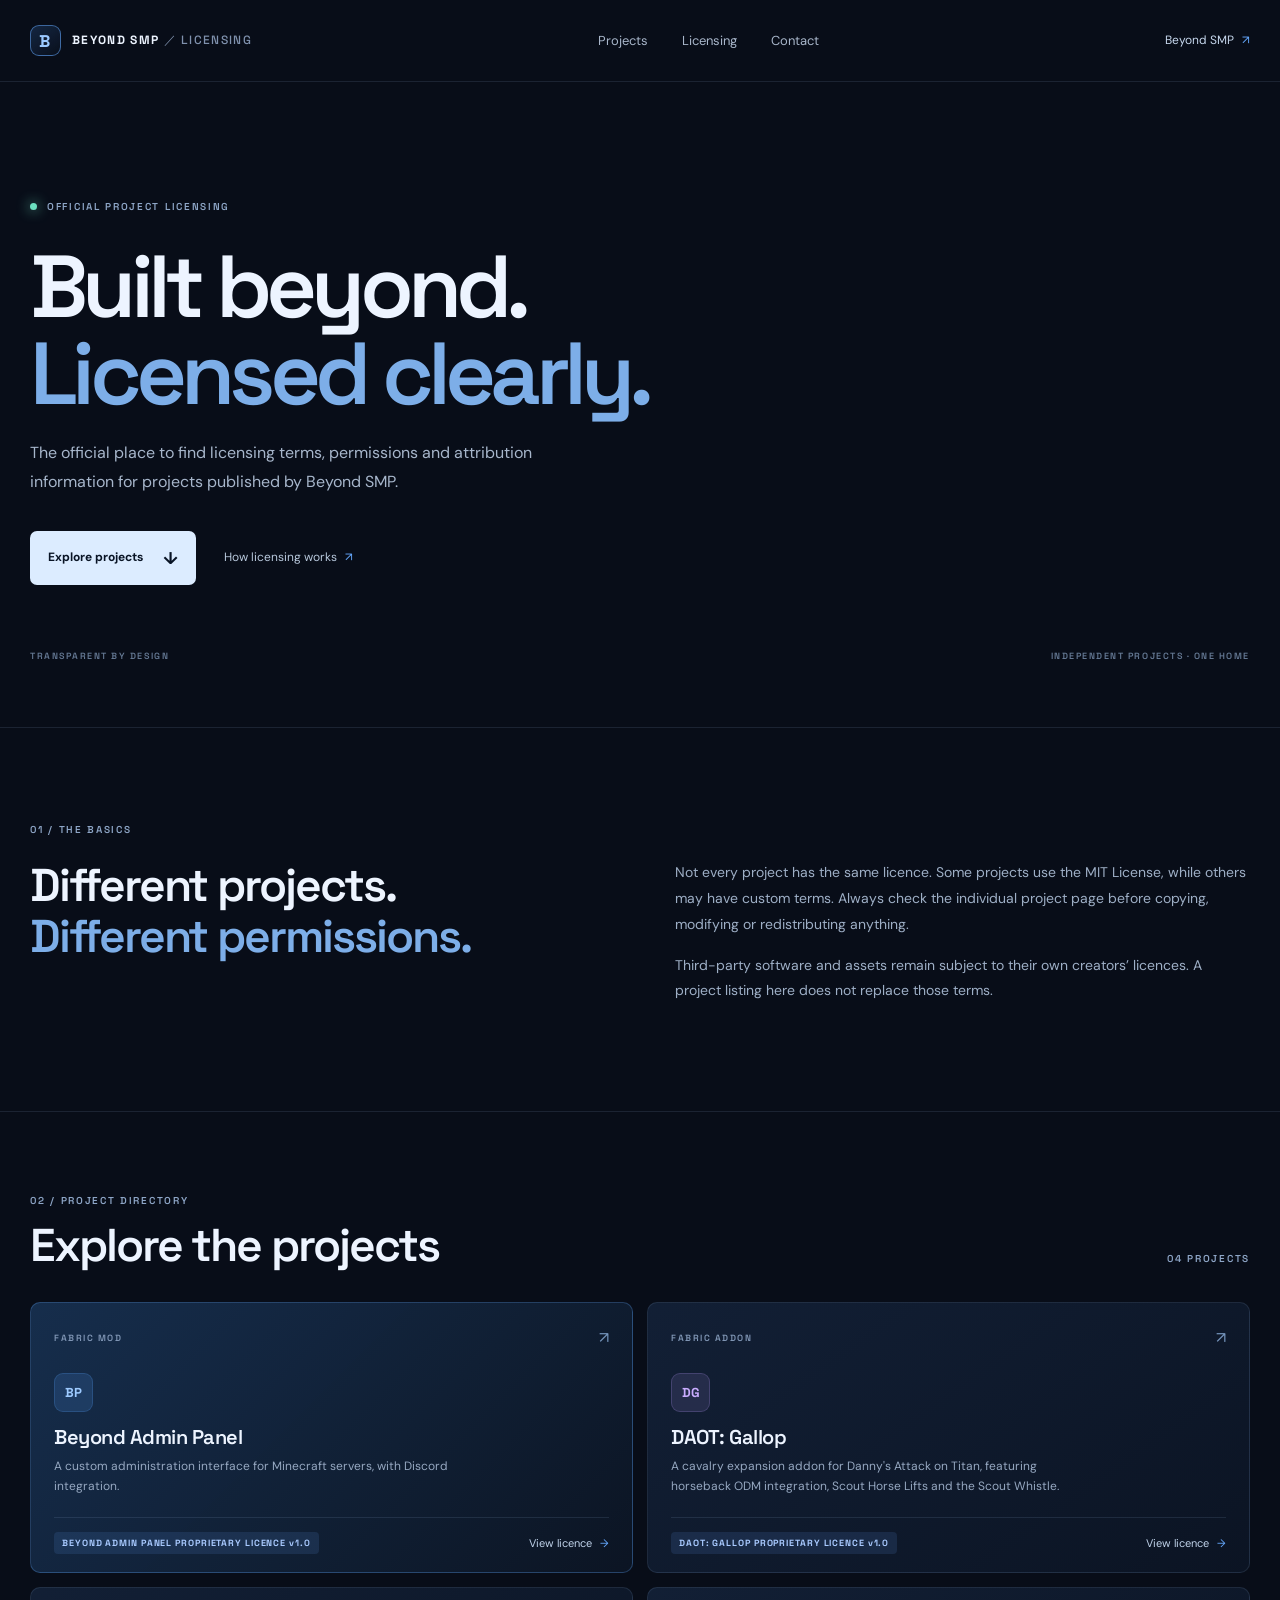
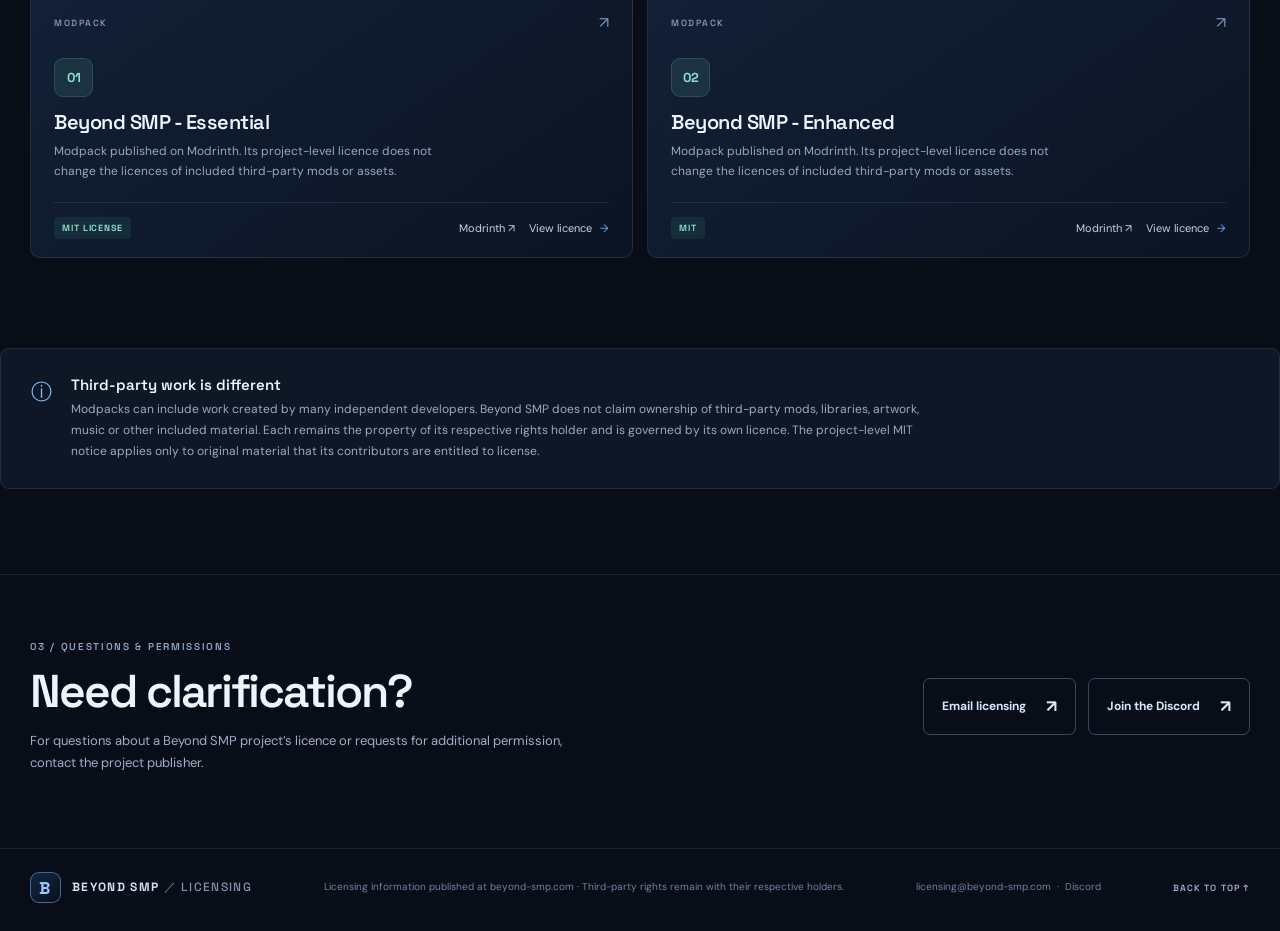
<file: index.html>
<!doctype html>
<html lang="en">
<head>
  <meta charset="utf-8">
  <meta name="viewport" content="width=device-width, initial-scale=1">
  <meta name="theme-color" content="#080d18">
  <meta name="description" content="Official licence texts and permissions for Beyond SMP projects.">
  <meta name="robots" content="index,follow">
  <title>Licensing | Beyond SMP</title>
  <link rel="icon" href="favicon.svg" type="image/svg+xml">
  <link rel="preconnect" href="https://fonts.googleapis.com">
  <link rel="preconnect" href="https://fonts.gstatic.com" crossorigin>
  <link href="https://fonts.googleapis.com/css2?family=DM+Sans:wght@400;500;600;700&family=Space+Grotesk:wght@400;500;600;700&display=swap" rel="stylesheet">
  <link rel="stylesheet" href="styles.css">
</head>
<body>
  <div class="ambient ambient-one"></div><div class="ambient ambient-two"></div>
  <header class="site-header">
    <a class="brand" href="#top" aria-label="Beyond SMP Licensing home">
      <span class="brand-mark">B</span><span>BEYOND SMP <i>／ LICENSING</i></span>
    </a>
    <nav aria-label="Main navigation">
      <a href="#projects">Projects</a><a href="#licensing">Licensing</a><a href="#contact">Contact</a>
    </nav>
    <a class="header-link" href="https://beyond-smp.com" target="_blank" rel="noreferrer">Beyond SMP <span>↗</span></a>
  </header>

  <main id="top">
    <section class="hero">
      <div class="eyebrow"><span class="pulse"></span> OFFICIAL PROJECT LICENSING</div>
      <h1>Built beyond.<br><span>Licensed clearly.</span></h1>
      <p class="hero-copy">The official place to find licensing terms, permissions and attribution information for projects published by Beyond SMP.</p>
      <div class="hero-actions"><a class="button button-primary" href="#projects">Explore projects <span>↓</span></a><a class="text-link" href="#licensing">How licensing works <span>↗</span></a></div>
      <div class="hero-foot"><span>TRANSPARENT BY DESIGN</span><span>INDEPENDENT PROJECTS · ONE HOME</span></div>
    </section>

    <section class="intro section" id="licensing">
      <div class="section-kicker">01 / THE BASICS</div>
      <div class="intro-grid">
        <div><h2>Different projects.<br><span>Different permissions.</span></h2></div>
        <div class="intro-text"><p>Not every project has the same licence. Some projects use the MIT License, while others may have custom terms. Always check the individual project page before copying, modifying or redistributing anything.</p><p>Third-party software and assets remain subject to their own creators’ licences. A project listing here does not replace those terms.</p></div>
      </div>
    </section>

    <section class="projects section" id="projects">
      <div class="section-heading"><div><div class="section-kicker">02 / PROJECT DIRECTORY</div><h2>Explore the projects</h2></div><span class="section-count">04 PROJECTS</span></div>
      <div class="project-grid">
        <article class="project-card project-featured"><div class="card-top"><span class="project-type">FABRIC MOD</span><span class="card-arrow">↗</span></div><div class="project-icon icon-panel">BP</div><h3>Beyond Admin Panel</h3><p>A custom administration interface for Minecraft servers, with Discord integration.</p><div class="card-bottom"><span class="license-pill custom-pill">BEYOND ADMIN PANEL PROPRIETARY LICENCE v1.0</span><a href="licenses/beyond-admin-panel.html">View licence <span>→</span></a></div></article>
        <article class="project-card"><div class="card-top"><span class="project-type">FABRIC ADDON</span><span class="card-arrow">↗</span></div><div class="project-icon icon-mod">DG</div><h3>DAOT: Gallop</h3><p>A cavalry expansion addon for Danny's Attack on Titan, featuring horseback ODM integration, Scout Horse Lifts and the Scout Whistle.</p><div class="card-bottom"><span class="license-pill custom-pill">DAOT: GALLOP PROPRIETARY LICENCE v1.0</span><a href="licenses/daot-gallop.html">View licence <span>→</span></a></div></article>
        <article class="project-card"><div class="card-top"><span class="project-type">MODPACK</span><span class="card-arrow">↗</span></div><div class="project-icon icon-pack">01</div><h3>Beyond SMP - Essential</h3><p>Modpack published on Modrinth. Its project-level licence does not change the licences of included third-party mods or assets.</p><div class="card-bottom"><span class="license-pill mit-pill">MIT LICENSE</span><span class="card-links"><a href="https://modrinth.com/project/3cPMEFls" target="_blank" rel="noopener noreferrer">Modrinth ↗</a><a href="licenses/mit.html">View licence <span>→</span></a></span></div></article>
        <article class="project-card"><div class="card-top"><span class="project-type">MODPACK</span><span class="card-arrow">↗</span></div><div class="project-icon icon-pack">02</div><h3>Beyond SMP - Enhanced</h3><p>Modpack published on Modrinth. Its project-level licence does not change the licences of included third-party mods or assets.</p><div class="card-bottom"><span class="license-pill mit-pill">MIT</span><span class="card-links"><a href="https://modrinth.com/project/Sr3T4kPq" target="_blank" rel="noopener noreferrer">Modrinth ↗</a><a href="licenses/mit.html">View licence <span>→</span></a></span></div></article>
      </div>
    </section>

    <section class="notice section">
      <div class="notice-symbol">ⓘ</div><div><h3>Third-party work is different</h3><p>Modpacks can include work created by many independent developers. Beyond SMP does not claim ownership of third-party mods, libraries, artwork, music or other included material. Each remains the property of its respective rights holder and is governed by its own licence. The project-level MIT notice applies only to original material that its contributors are entitled to license.</p></div>
    </section>

    <section class="contact section" id="contact">
      <div><div class="section-kicker">03 / QUESTIONS & PERMISSIONS</div><h2>Need clarification?</h2><p>For questions about a Beyond SMP project’s licence or requests for additional permission, contact the project publisher.</p></div>
      <div class="contact-links">
        <a class="button button-outline" href="mailto:licensing@beyond-smp.com">Email licensing <span>↗</span></a>
        <a class="button button-outline" href="https://discord.beyond-smp.com" target="_blank" rel="noopener noreferrer">Join the Discord <span>↗</span></a>
      </div>
    </section>
  </main>

  <footer class="site-footer"><a class="brand footer-brand" href="#top"><span class="brand-mark">B</span><span>BEYOND SMP <i>／ LICENSING</i></span></a><span>Licensing information published at beyond-smp.com · Third-party rights remain with their respective holders.</span><span class="footer-contact"><a href="mailto:licensing@beyond-smp.com">licensing@beyond-smp.com</a> · <a href="https://discord.beyond-smp.com" target="_blank" rel="noopener noreferrer">Discord</a></span><a href="#top">BACK TO TOP ↑</a></footer>
  <script src="script.js"></script>
</body>
</html>
</file>
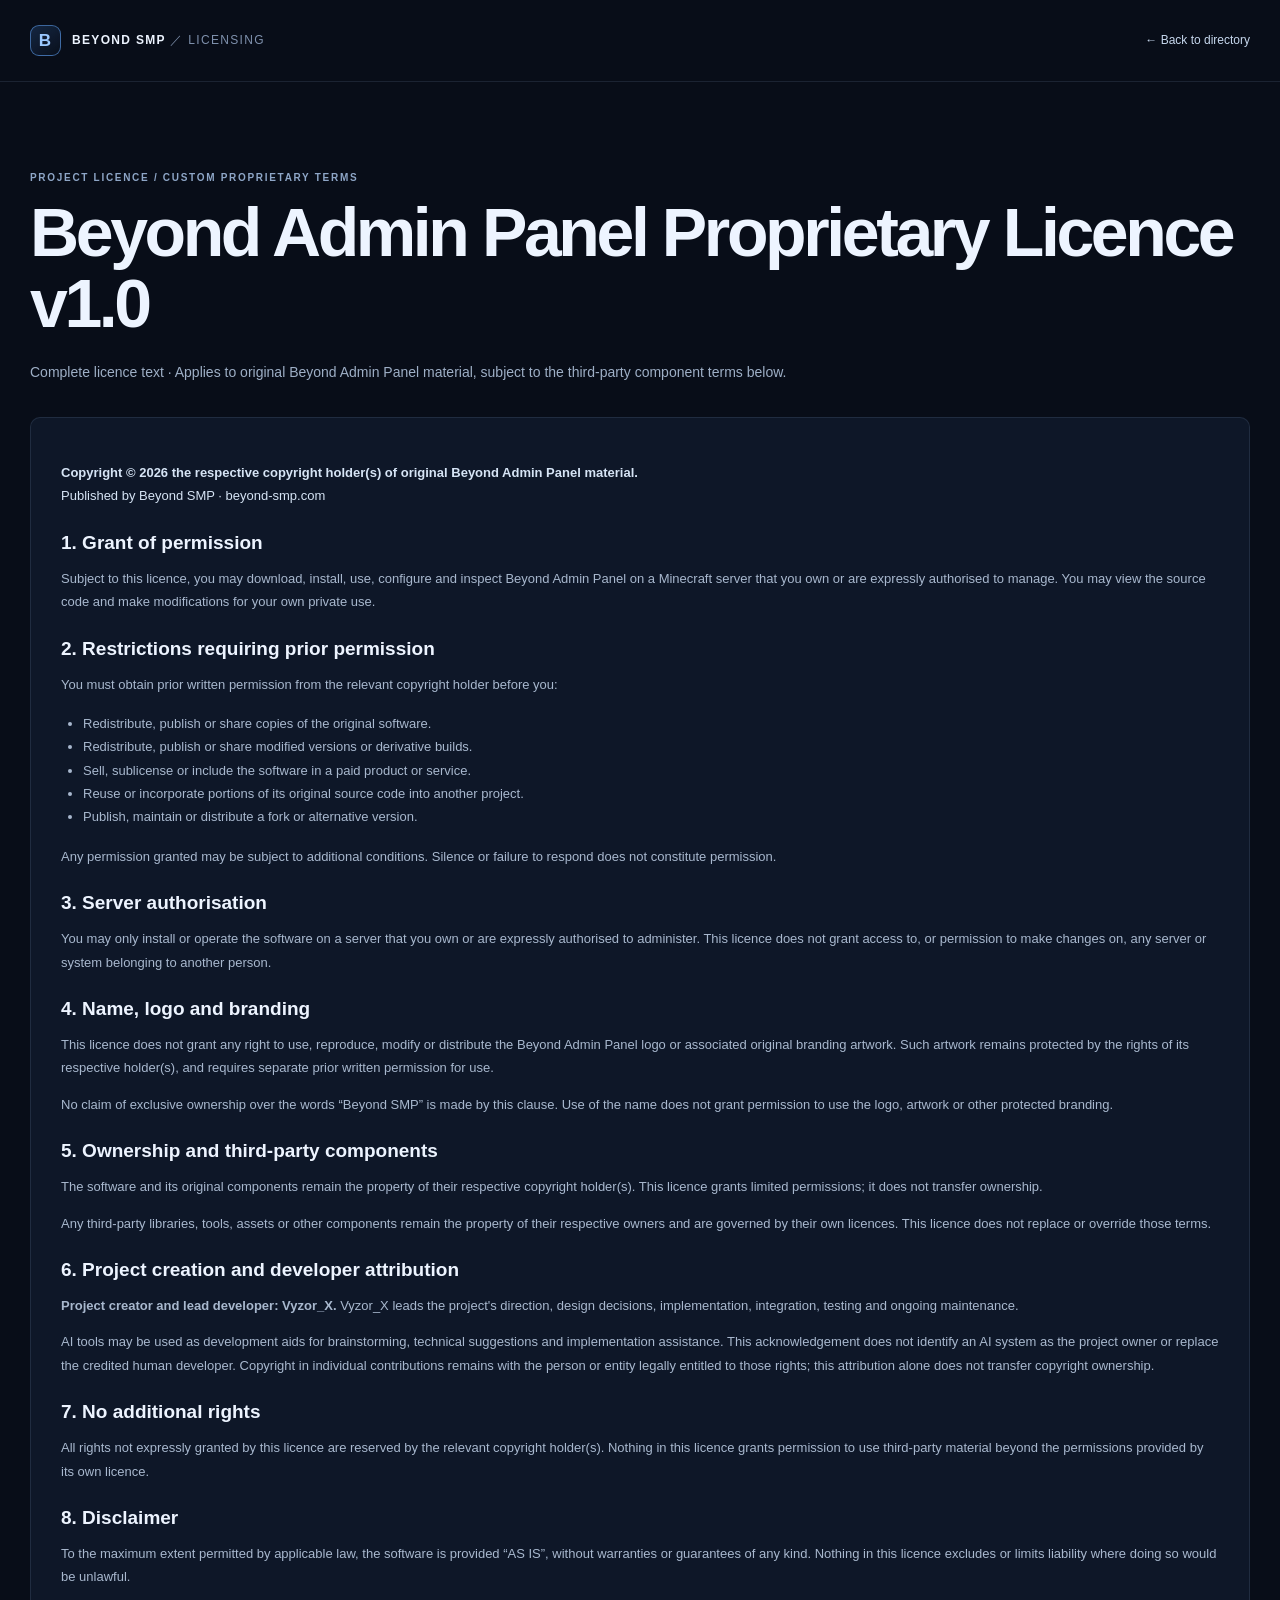
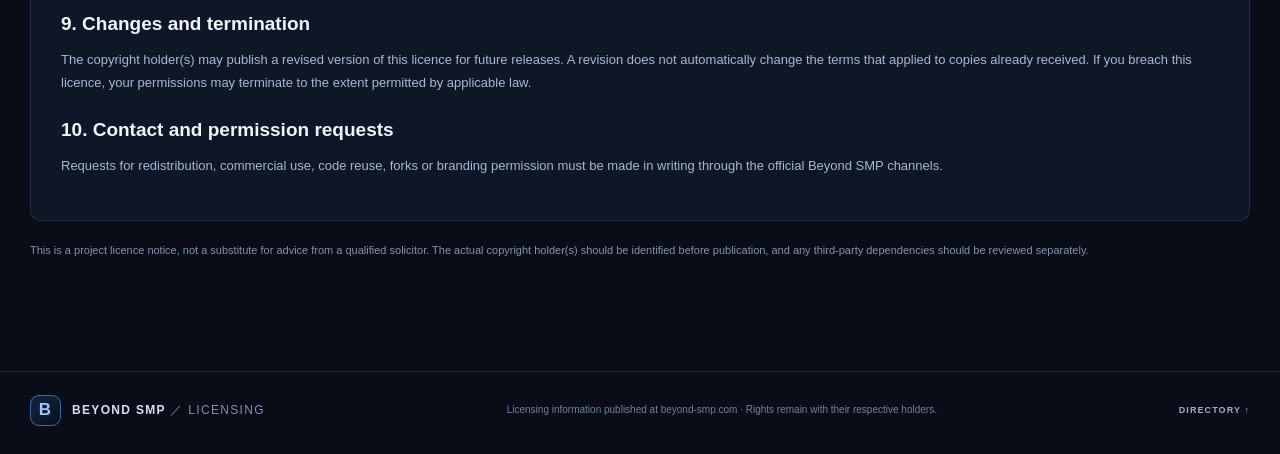
<file: licenses/beyond-admin-panel.html>
<!doctype html>
<html lang="en"><head><meta charset="utf-8"><meta name="viewport" content="width=device-width, initial-scale=1"><meta name="theme-color" content="#080d18"><meta name="description" content="Full text of the Beyond Admin Panel Proprietary Licence v1.0."><meta name="license" content="Beyond Admin Panel Proprietary Licence v1.0"><meta name="robots" content="index,follow"><title>Beyond Admin Panel Proprietary Licence v1.0 | Beyond SMP</title><link rel="stylesheet" href="../styles.css"></head>
<body><header class="site-header"><a class="brand" href="../"><span class="brand-mark">B</span><span>BEYOND SMP <i>／ LICENSING</i></span></a><a class="header-link" href="../">← Back to directory</a></header>
<main class="section licence-page"><div class="section-kicker">PROJECT LICENCE / CUSTOM PROPRIETARY TERMS</div><h1>Beyond Admin Panel Proprietary Licence v1.0</h1><p class="licence-intro">Complete licence text · Applies to original Beyond Admin Panel material, subject to the third-party component terms below.</p>
<div class="licence-panel"><p class="copyright-line"><strong>Copyright © 2026 the respective copyright holder(s) of original Beyond Admin Panel material.</strong><br>Published by Beyond SMP · <a href="https://beyond-smp.com">beyond-smp.com</a></p>
<h2>1. Grant of permission</h2><p>Subject to this licence, you may download, install, use, configure and inspect Beyond Admin Panel on a Minecraft server that you own or are expressly authorised to manage. You may view the source code and make modifications for your own private use.</p>
<h2>2. Restrictions requiring prior permission</h2><p>You must obtain prior written permission from the relevant copyright holder before you:</p><ul><li>Redistribute, publish or share copies of the original software.</li><li>Redistribute, publish or share modified versions or derivative builds.</li><li>Sell, sublicense or include the software in a paid product or service.</li><li>Reuse or incorporate portions of its original source code into another project.</li><li>Publish, maintain or distribute a fork or alternative version.</li></ul><p>Any permission granted may be subject to additional conditions. Silence or failure to respond does not constitute permission.</p>
<h2>3. Server authorisation</h2><p>You may only install or operate the software on a server that you own or are expressly authorised to administer. This licence does not grant access to, or permission to make changes on, any server or system belonging to another person.</p>
<h2>4. Name, logo and branding</h2><p>This licence does not grant any right to use, reproduce, modify or distribute the Beyond Admin Panel logo or associated original branding artwork. Such artwork remains protected by the rights of its respective holder(s), and requires separate prior written permission for use.</p><p>No claim of exclusive ownership over the words “Beyond SMP” is made by this clause. Use of the name does not grant permission to use the logo, artwork or other protected branding.</p>
<h2>5. Ownership and third-party components</h2><p>The software and its original components remain the property of their respective copyright holder(s). This licence grants limited permissions; it does not transfer ownership.</p><p>Any third-party libraries, tools, assets or other components remain the property of their respective owners and are governed by their own licences. This licence does not replace or override those terms.</p>
<h2>6. Project creation and developer attribution</h2><p><strong>Project creator and lead developer: Vyzor_X.</strong> Vyzor_X leads the project's direction, design decisions, implementation, integration, testing and ongoing maintenance.</p><p>AI tools may be used as development aids for brainstorming, technical suggestions and implementation assistance. This acknowledgement does not identify an AI system as the project owner or replace the credited human developer. Copyright in individual contributions remains with the person or entity legally entitled to those rights; this attribution alone does not transfer copyright ownership.</p>
<h2>7. No additional rights</h2><p>All rights not expressly granted by this licence are reserved by the relevant copyright holder(s). Nothing in this licence grants permission to use third-party material beyond the permissions provided by its own licence.</p>
<h2>8. Disclaimer</h2><p>To the maximum extent permitted by applicable law, the software is provided “AS IS”, without warranties or guarantees of any kind. Nothing in this licence excludes or limits liability where doing so would be unlawful.</p>
<h2>9. Changes and termination</h2><p>The copyright holder(s) may publish a revised version of this licence for future releases. A revision does not automatically change the terms that applied to copies already received. If you breach this licence, your permissions may terminate to the extent permitted by applicable law.</p>
<h2>10. Contact and permission requests</h2><p>Requests for redistribution, commercial use, code reuse, forks or branding permission must be made in writing through the official Beyond SMP channels.</p></div><p class="licence-footnote">This is a project licence notice, not a substitute for advice from a qualified solicitor. The actual copyright holder(s) should be identified before publication, and any third-party dependencies should be reviewed separately.</p></main>
<footer class="site-footer"><a class="brand footer-brand" href="../"><span class="brand-mark">B</span><span>BEYOND SMP <i>／ LICENSING</i></span></a><span>Licensing information published at beyond-smp.com · Rights remain with their respective holders.</span><a href="../">DIRECTORY ↑</a></footer></body></html>
</file>
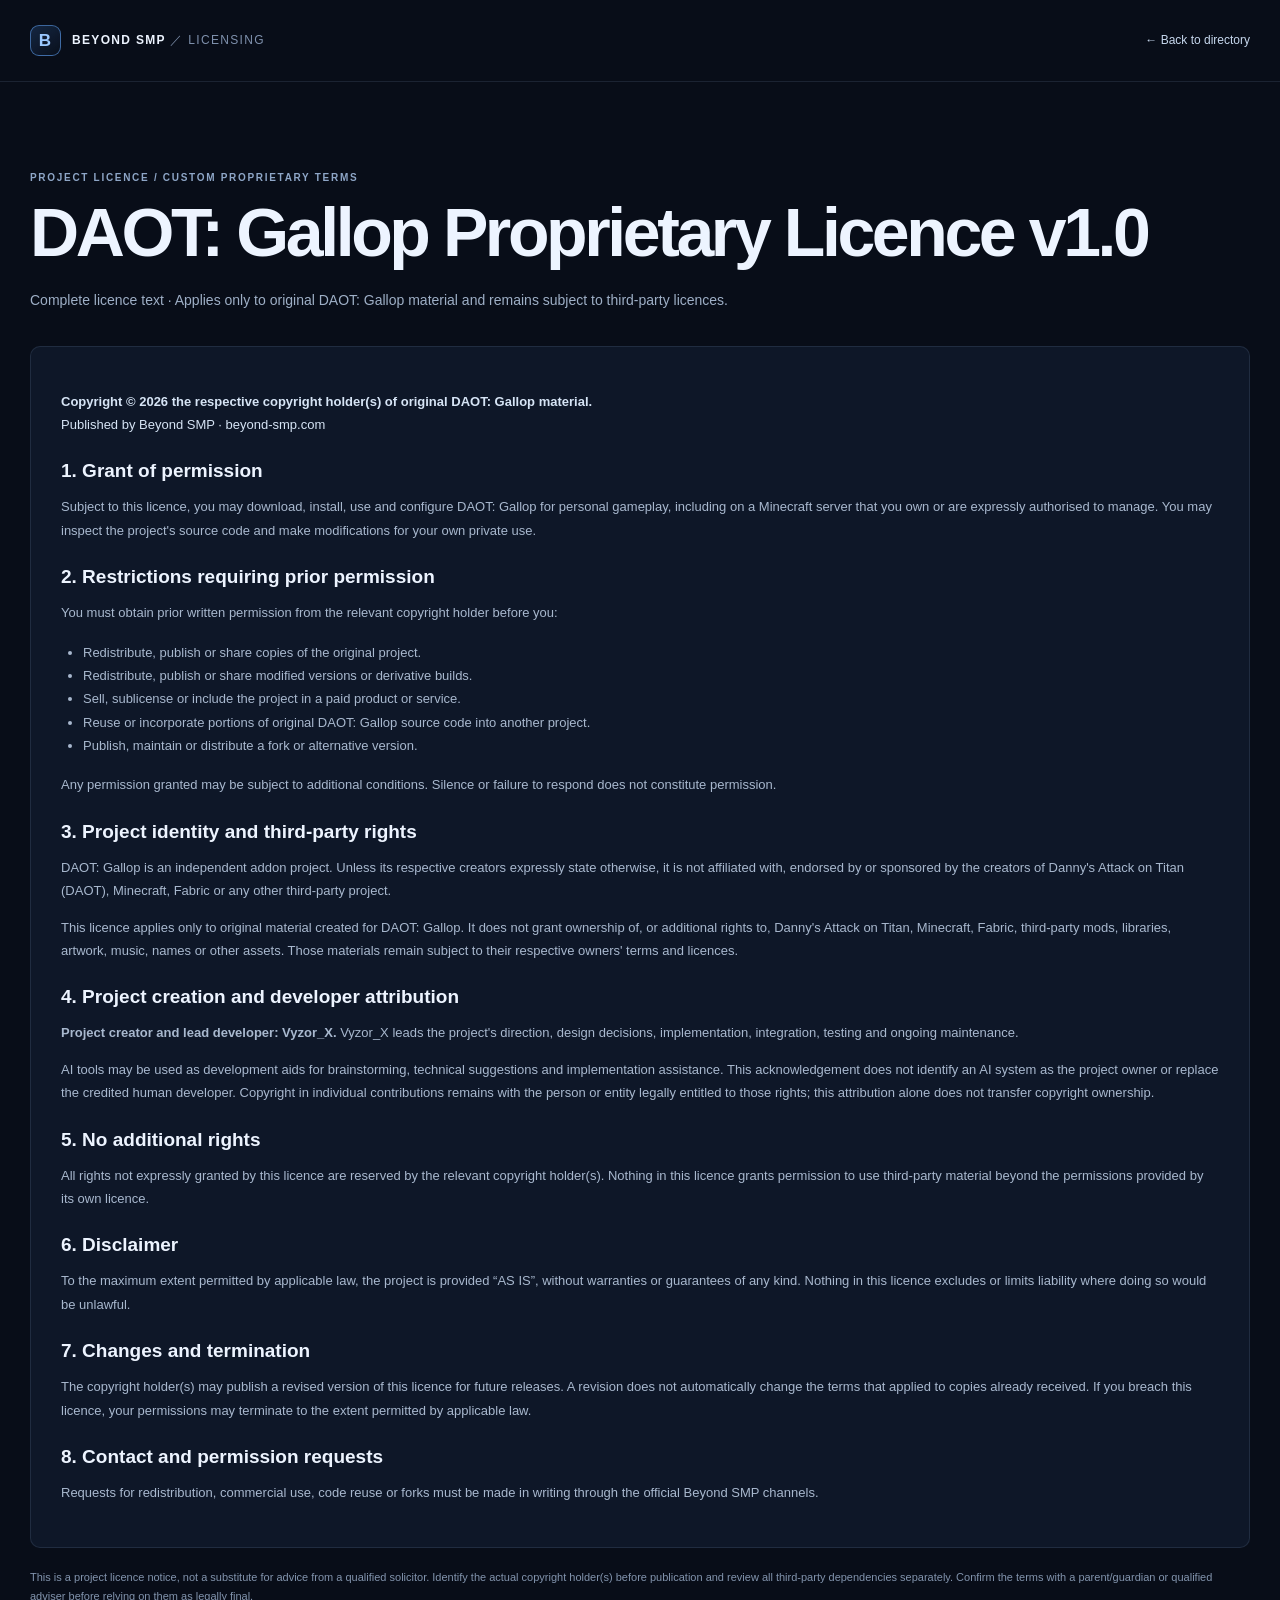
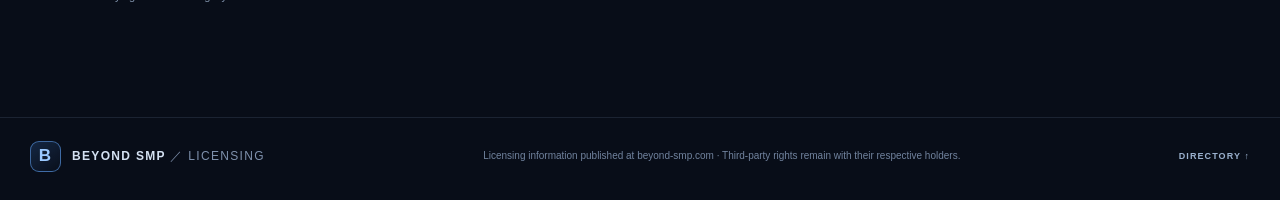
<file: licenses/daot-gallop.html>
<!doctype html>
<html lang="en"><head><meta charset="utf-8"><meta name="viewport" content="width=device-width, initial-scale=1"><meta name="theme-color" content="#080d18"><meta name="description" content="Full text of the DAOT: Gallop Proprietary Licence v1.0."><meta name="license" content="DAOT: Gallop Proprietary Licence v1.0"><meta name="robots" content="index,follow"><title>DAOT: Gallop Proprietary Licence v1.0 | Beyond SMP</title><link rel="stylesheet" href="../styles.css"></head>
<body><header class="site-header"><a class="brand" href="../"><span class="brand-mark">B</span><span>BEYOND SMP <i>／ LICENSING</i></span></a><a class="header-link" href="../">← Back to directory</a></header>
<main class="section licence-page"><div class="section-kicker">PROJECT LICENCE / CUSTOM PROPRIETARY TERMS</div><h1>DAOT: Gallop Proprietary Licence v1.0</h1><p class="licence-intro">Complete licence text · Applies only to original DAOT: Gallop material and remains subject to third-party licences.</p>
<div class="licence-panel"><p class="copyright-line"><strong>Copyright © 2026 the respective copyright holder(s) of original DAOT: Gallop material.</strong><br>Published by Beyond SMP · <a href="https://beyond-smp.com">beyond-smp.com</a></p>
<h2>1. Grant of permission</h2><p>Subject to this licence, you may download, install, use and configure DAOT: Gallop for personal gameplay, including on a Minecraft server that you own or are expressly authorised to manage. You may inspect the project's source code and make modifications for your own private use.</p>
<h2>2. Restrictions requiring prior permission</h2><p>You must obtain prior written permission from the relevant copyright holder before you:</p><ul><li>Redistribute, publish or share copies of the original project.</li><li>Redistribute, publish or share modified versions or derivative builds.</li><li>Sell, sublicense or include the project in a paid product or service.</li><li>Reuse or incorporate portions of original DAOT: Gallop source code into another project.</li><li>Publish, maintain or distribute a fork or alternative version.</li></ul><p>Any permission granted may be subject to additional conditions. Silence or failure to respond does not constitute permission.</p>
<h2>3. Project identity and third-party rights</h2><p>DAOT: Gallop is an independent addon project. Unless its respective creators expressly state otherwise, it is not affiliated with, endorsed by or sponsored by the creators of Danny's Attack on Titan (DAOT), Minecraft, Fabric or any other third-party project.</p><p>This licence applies only to original material created for DAOT: Gallop. It does not grant ownership of, or additional rights to, Danny's Attack on Titan, Minecraft, Fabric, third-party mods, libraries, artwork, music, names or other assets. Those materials remain subject to their respective owners' terms and licences.</p>
<h2>4. Project creation and developer attribution</h2><p><strong>Project creator and lead developer: Vyzor_X.</strong> Vyzor_X leads the project's direction, design decisions, implementation, integration, testing and ongoing maintenance.</p><p>AI tools may be used as development aids for brainstorming, technical suggestions and implementation assistance. This acknowledgement does not identify an AI system as the project owner or replace the credited human developer. Copyright in individual contributions remains with the person or entity legally entitled to those rights; this attribution alone does not transfer copyright ownership.</p>
<h2>5. No additional rights</h2><p>All rights not expressly granted by this licence are reserved by the relevant copyright holder(s). Nothing in this licence grants permission to use third-party material beyond the permissions provided by its own licence.</p>
<h2>6. Disclaimer</h2><p>To the maximum extent permitted by applicable law, the project is provided “AS IS”, without warranties or guarantees of any kind. Nothing in this licence excludes or limits liability where doing so would be unlawful.</p>
<h2>7. Changes and termination</h2><p>The copyright holder(s) may publish a revised version of this licence for future releases. A revision does not automatically change the terms that applied to copies already received. If you breach this licence, your permissions may terminate to the extent permitted by applicable law.</p>
<h2>8. Contact and permission requests</h2><p>Requests for redistribution, commercial use, code reuse or forks must be made in writing through the official Beyond SMP channels.</p></div><p class="licence-footnote">This is a project licence notice, not a substitute for advice from a qualified solicitor. Identify the actual copyright holder(s) before publication and review all third-party dependencies separately. Confirm the terms with a parent/guardian or qualified adviser before relying on them as legally final.</p></main>
<footer class="site-footer"><a class="brand footer-brand" href="../"><span class="brand-mark">B</span><span>BEYOND SMP <i>／ LICENSING</i></span></a><span>Licensing information published at beyond-smp.com · Third-party rights remain with their respective holders.</span><a href="../">DIRECTORY ↑</a></footer></body></html>
</file>
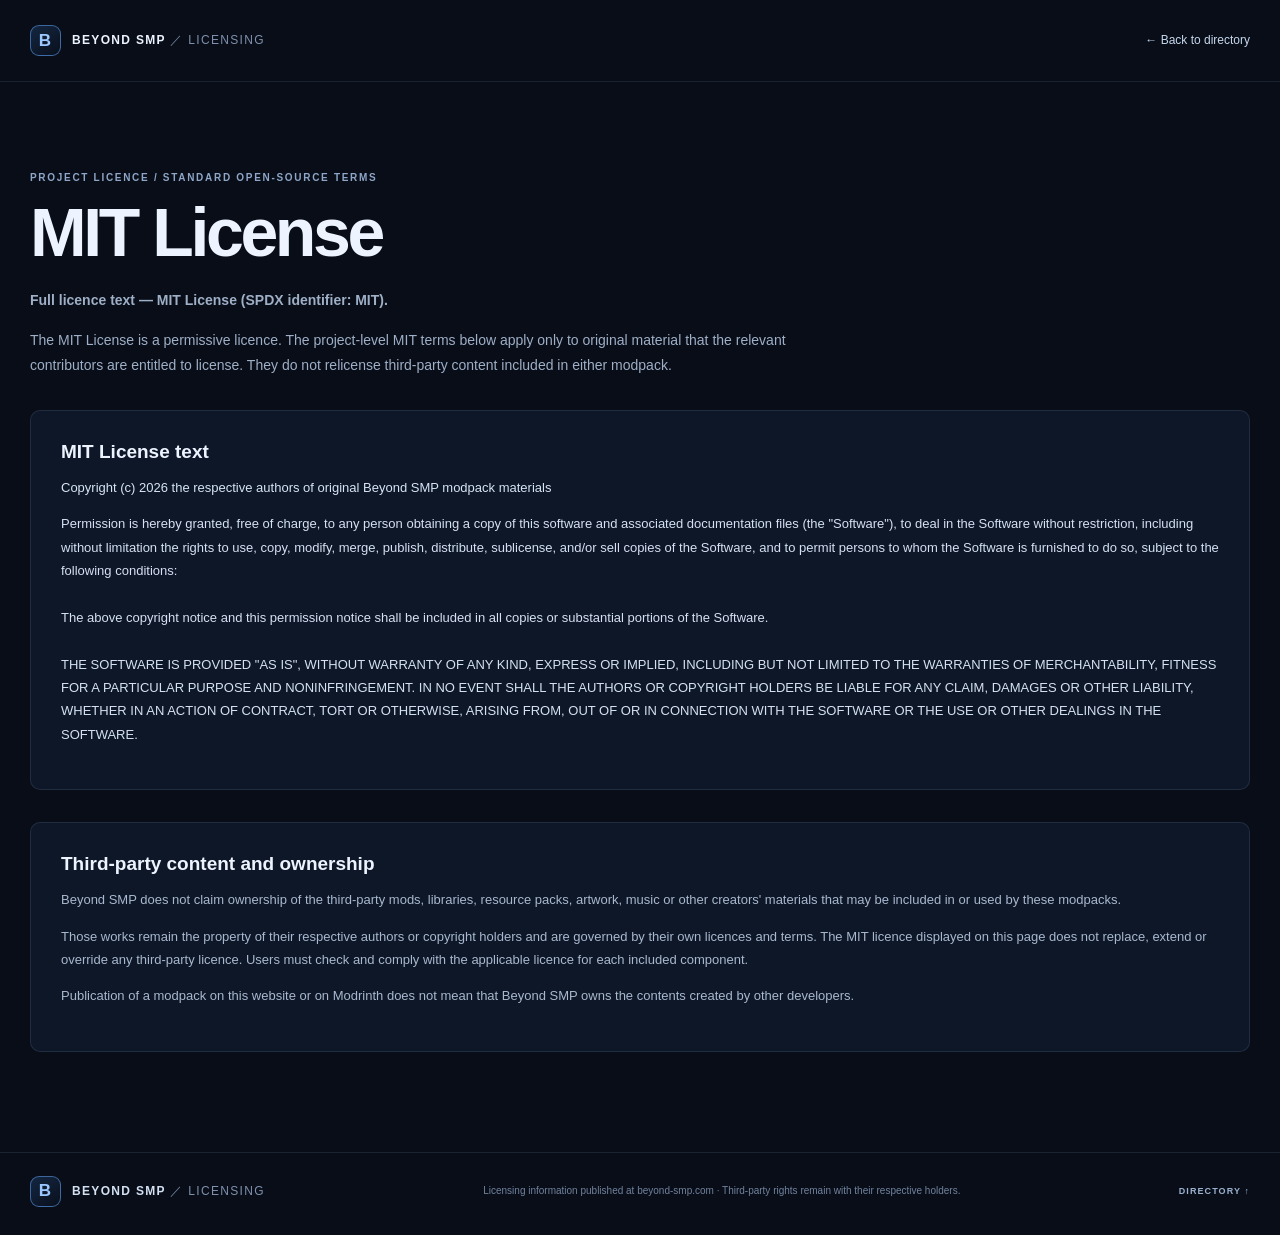
<file: licenses/mit.html>
<!doctype html>
<html lang="en"><head><meta charset="utf-8"><meta name="viewport" content="width=device-width, initial-scale=1"><meta name="theme-color" content="#080d18"><meta name="description" content="Full text of the MIT License for original Beyond SMP modpack materials only."><meta name="license" content="MIT License"><meta name="robots" content="index,follow"><title>MIT License | Beyond SMP</title><link rel="stylesheet" href="../styles.css"></head>
<body><header class="site-header"><a class="brand" href="../"><span class="brand-mark">B</span><span>BEYOND SMP <i>／ LICENSING</i></span></a><a class="header-link" href="../">← Back to directory</a></header>
<main class="section licence-page"><div class="section-kicker">PROJECT LICENCE / STANDARD OPEN-SOURCE TERMS</div><h1>MIT License</h1><p class="licence-intro"><strong>Full licence text — MIT License (SPDX identifier: MIT).</strong></p><p class="licence-intro">The MIT License is a permissive licence. The project-level MIT terms below apply only to original material that the relevant contributors are entitled to license. They do not relicense third-party content included in either modpack.</p>
<div class="licence-panel"><h2>MIT License text</h2><p class="copyright-line">Copyright (c) 2026 the respective authors of original Beyond SMP modpack materials</p><pre>Permission is hereby granted, free of charge, to any person obtaining a copy of this software and associated documentation files (the "Software"), to deal in the Software without restriction, including without limitation the rights to use, copy, modify, merge, publish, distribute, sublicense, and/or sell copies of the Software, and to permit persons to whom the Software is furnished to do so, subject to the following conditions:

The above copyright notice and this permission notice shall be included in all copies or substantial portions of the Software.

THE SOFTWARE IS PROVIDED "AS IS", WITHOUT WARRANTY OF ANY KIND, EXPRESS OR IMPLIED, INCLUDING BUT NOT LIMITED TO THE WARRANTIES OF MERCHANTABILITY, FITNESS FOR A PARTICULAR PURPOSE AND NONINFRINGEMENT. IN NO EVENT SHALL THE AUTHORS OR COPYRIGHT HOLDERS BE LIABLE FOR ANY CLAIM, DAMAGES OR OTHER LIABILITY, WHETHER IN AN ACTION OF CONTRACT, TORT OR OTHERWISE, ARISING FROM, OUT OF OR IN CONNECTION WITH THE SOFTWARE OR THE USE OR OTHER DEALINGS IN THE SOFTWARE.</pre></div>
<section class="third-party-notice"><h2>Third-party content and ownership</h2><p>Beyond SMP does not claim ownership of the third-party mods, libraries, resource packs, artwork, music or other creators' materials that may be included in or used by these modpacks.</p><p>Those works remain the property of their respective authors or copyright holders and are governed by their own licences and terms. The MIT licence displayed on this page does not replace, extend or override any third-party licence. Users must check and comply with the applicable licence for each included component.</p><p>Publication of a modpack on this website or on Modrinth does not mean that Beyond SMP owns the contents created by other developers.</p></section></main>
<footer class="site-footer"><a class="brand footer-brand" href="../"><span class="brand-mark">B</span><span>BEYOND SMP <i>／ LICENSING</i></span></a><span>Licensing information published at beyond-smp.com · Third-party rights remain with their respective holders.</span><a href="../">DIRECTORY ↑</a></footer></body></html>
</file>
<file: styles.css>
@import url("https://beyond-smp.com/network-theme.css");
:root{color-scheme:dark;--bg:#080d18;--panel:#0e1728;--panel2:#111e32;--line:rgba(155,184,225,.13);--text:#edf4ff;--muted:#91a2bc;--blue:#65a9ff;--cyan:#7be0ed;--font:'DM Sans',sans-serif;--display:'Space Grotesk',sans-serif}*{box-sizing:border-box}html{scroll-behavior:smooth;scroll-padding-top:100px}body{margin:0;background:var(--bg);color:var(--text);font-family:var(--font);line-height:1.65;overflow-x:hidden}a{color:inherit;text-decoration:none}.ambient{position:absolute;pointer-events:none;filter:blur(90px);opacity:.13;border-radius:50%;z-index:-1}.ambient-one{width:430px;height:430px;background:#1766c8;top:40px;left:-180px}.ambient-two{width:360px;height:360px;background:#087d91;top:560px;right:-190px}.site-header{height:82px;max-width:1180px;margin:auto;padding:0 30px;display:flex;align-items:center;justify-content:space-between;border-bottom:1px solid var(--line)}.brand{display:flex;align-items:center;gap:11px;font:700 12px var(--display);letter-spacing:.11em}.brand i{font-style:normal;color:#7f91ad;font-weight:500}.brand-mark{display:grid;place-items:center;width:31px;height:31px;border:1px solid rgba(101,169,255,.55);border-radius:9px;color:#9bc9ff;font:700 17px var(--display);background:linear-gradient(145deg,rgba(72,143,235,.2),rgba(72,143,235,.02))}.site-header nav{display:flex;gap:34px;color:#a8b6ca;font-size:13px}.site-header nav a:hover,.text-link:hover{color:white}.header-link{font-size:12px;color:#c6d7ed}.header-link span{color:var(--blue);margin-left:5px}.hero{max-width:1120px;margin:auto;padding:118px 30px 65px;min-height:525px;display:flex;flex-direction:column;align-items:flex-start}.eyebrow,.section-kicker,.project-type,.hero-foot,.section-count{font:600 10px var(--display);letter-spacing:.17em;color:#8ea6c7}.eyebrow{display:flex;align-items:center;gap:10px}.pulse{width:7px;height:7px;background:#6ce0c0;border-radius:50%;box-shadow:0 0 13px #6ce0c0}.hero h1{font:600 clamp(54px,8vw,88px)/.99 var(--display);letter-spacing:-.065em;margin:30px 0 22px}.hero h1 span,.intro h2 span{color:#7daee8}.hero-copy{max-width:550px;color:#a7b6cb;font-size:16px;line-height:1.8;margin:0}.hero-actions{display:flex;align-items:center;gap:28px;margin-top:34px}.button{display:inline-flex;align-items:center;gap:20px;padding:13px 18px;border-radius:7px;font-size:12px;font-weight:700;transition:.2s}.button-primary{background:#dcecff;color:#091425}.button-primary:hover{background:#fff;transform:translateY(-2px)}.button-primary span,.button-outline span{font-size:17px}.text-link{font-size:12px;color:#b8c8dc}.text-link span{color:var(--blue);margin-left:5px}.hero-foot{width:100%;display:flex;justify-content:space-between;margin-top:auto;padding-top:65px;color:#657994;font-size:9px}.section{max-width:1120px;margin:auto;padding-left:30px;padding-right:30px}.intro{padding-top:95px;padding-bottom:92px;border-top:1px solid var(--line)}.intro-grid{display:grid;grid-template-columns:1fr 1fr;gap:70px;margin-top:24px}.intro h2,.section-heading h2,.contact h2{font:600 clamp(32px,4vw,46px)/1.12 var(--display);letter-spacing:-.045em;margin:0}.intro-text{color:#9eafc6;font-size:14px;line-height:1.85}.intro-text p{margin:0 0 15px}.projects{padding-top:82px;padding-bottom:90px;border-top:1px solid var(--line)}.section-heading{display:flex;align-items:flex-end;justify-content:space-between;margin-bottom:30px}.section-heading h2{margin-top:13px}.section-count{padding-bottom:7px}.project-grid{display:grid;grid-template-columns:repeat(2,minmax(0,1fr));gap:14px}.project-card{min-height:260px;padding:22px 23px 18px;background:linear-gradient(145deg,rgba(19,33,55,.95),rgba(12,21,36,.95));border:1px solid var(--line);border-radius:10px;display:flex;flex-direction:column;transition:border-color .2s,transform .2s}.project-card:hover{border-color:rgba(101,169,255,.45);transform:translateY(-3px)}.project-featured{background:linear-gradient(135deg,rgba(23,48,79,.95),rgba(12,21,36,.98));border-color:rgba(101,169,255,.27)}.card-top,.card-bottom{display:flex;align-items:center;justify-content:space-between}.project-type{font-size:9px;color:#8298b7}.card-arrow{color:#7595bc}.project-icon{width:39px;height:39px;border-radius:9px;display:grid;place-items:center;margin:22px 0 12px;font:700 13px var(--display)}.icon-panel{background:rgba(85,156,242,.17);color:#9dcaff;border:1px solid rgba(85,156,242,.22)}.icon-pack{background:rgba(108,206,191,.12);color:#8ce0d0;border:1px solid rgba(108,206,191,.18)}.icon-mod{background:rgba(190,153,255,.12);color:#c9acff;border:1px solid rgba(190,153,255,.2)}.project-card h3{font:600 20px var(--display);letter-spacing:-.025em;margin:0 0 7px}.project-card p{font-size:12px;color:#96a8c1;line-height:1.65;margin:0 0 20px;max-width:420px}.card-bottom{margin-top:auto;padding-top:14px;border-top:1px solid var(--line)}.license-pill{font:700 9px var(--display);letter-spacing:.1em;padding:5px 8px;border-radius:4px}.mit-pill{color:#85d8c5;background:rgba(83,190,163,.1)}.custom-pill{color:#a9caff;background:rgba(91,151,231,.14)}.card-bottom a{font-size:11px;color:#c1d4eb}.card-bottom a span{color:var(--blue);margin-left:5px}.directory-note{font-size:11px;color:#8092ab;margin:18px 2px 0;line-height:1.7}.directory-note span{font-weight:700;color:#d6b77d;letter-spacing:.1em;margin-right:8px}.notice{display:flex;gap:19px;padding-top:26px;padding-bottom:26px;margin-bottom:85px;background:rgba(19,31,49,.58);border:1px solid var(--line);border-radius:9px}.notice-symbol{font-size:21px;color:#83b9f4}.notice h3{font:600 15px var(--display);margin:0 0 5px}.notice p{font-size:12px;line-height:1.75;color:#98aac2;margin:0;max-width:850px}.contact{border-top:1px solid var(--line);padding-top:65px;padding-bottom:75px;display:flex;align-items:center;justify-content:space-between;gap:30px}.contact h2{margin:13px 0}.contact p{font-size:13px;color:#9eafc6;max-width:540px;margin:0}.button-outline{border:1px solid rgba(125,174,232,.38);color:#d8e8fb;white-space:nowrap}.button-outline:hover{background:rgba(101,169,255,.1)}.site-footer{max-width:1180px;margin:auto;padding:23px 30px 28px;border-top:1px solid var(--line);display:flex;align-items:center;justify-content:space-between;gap:20px;color:#71839e;font-size:10px}.footer-brand{color:#d4e1f2}.site-footer>a:last-child{font:600 9px var(--display);letter-spacing:.12em;color:#9bb1ce}@media(max-width:700px){.site-header{height:70px;padding:0 19px}.site-header nav{display:none}.brand{font-size:10px}.header-link{font-size:11px}.hero{padding:90px 22px 45px;min-height:500px}.hero h1{font-size:clamp(51px,13vw,72px)}.hero-copy{font-size:14px}.hero-foot{font-size:8px;gap:15px}.section{padding-left:22px;padding-right:22px}.intro{padding-top:70px;padding-bottom:65px}.intro-grid{grid-template-columns:1fr;gap:20px}.intro h2,.section-heading h2,.contact h2{font-size:35px}.projects{padding-top:65px;padding-bottom:65px}.project-grid{grid-template-columns:1fr}.project-card{min-height:240px}.notice{margin-left:22px;margin-right:22px;margin-bottom:65px;padding:20px 17px}.contact{padding-top:55px;padding-bottom:55px;align-items:flex-start;flex-direction:column}.site-footer{padding:22px;flex-wrap:wrap}.site-footer>span{order:3;width:100%}}

/* Responsive overflow safeguards */
html,body{width:100%;max-width:100%;overflow-x:clip}
main,.section,.site-header,.site-footer{min-width:0;max-width:100%}
img,svg,video,iframe{max-width:100%}
h1,h2,h3,p,a,span{overflow-wrap:anywhere}
.site-header>*,
.site-footer>*,
.hero-foot>*,
.hero-actions>*,
.section-heading>*,
.contact>*,
.card-top>*,
.card-bottom>*{min-width:0}
.hero-foot{flex-wrap:wrap;row-gap:10px}
.project-grid{grid-template-columns:repeat(2,minmax(0,1fr))}
.project-card{min-width:0}
.project-card p{overflow-wrap:anywhere}
.notice>div{min-width:0}
@media(max-width:900px){
  .site-header{padding-left:22px;padding-right:22px;gap:16px}
  .site-header nav{gap:18px}
  .section-heading{gap:18px}
  .intro-grid{gap:32px}
  .hero{padding-top:92px}
}
@media(max-width:760px){
  .site-header nav{display:none}
  .site-header{height:auto;min-height:70px;flex-wrap:wrap;padding-top:14px;padding-bottom:14px}
  .header-link{margin-left:auto}
  .intro-grid{grid-template-columns:minmax(0,1fr);gap:20px}
  .project-grid{grid-template-columns:minmax(0,1fr)}
  .section-heading{align-items:flex-start;flex-wrap:wrap}
  .contact{align-items:flex-start;flex-direction:column}
  .hero-foot{justify-content:flex-start;column-gap:20px}
  .site-footer{flex-wrap:wrap}
  .site-footer>span{order:3;width:100%}
}
@media(max-width:380px){
  .brand{font-size:9px;gap:7px}
  .brand-mark{width:28px;height:28px}
  .hero{padding-left:18px;padding-right:18px}
  .section{padding-left:18px;padding-right:18px}
  .hero-actions{gap:14px;flex-wrap:wrap}
  .hero h1{font-size:clamp(43px,13vw,56px)}
}

.card-links{display:flex;align-items:center;gap:14px;min-width:0;flex-wrap:wrap;justify-content:flex-end}.card-links a{white-space:nowrap}
.licence-page{padding-top:clamp(48px,8vw,90px);padding-bottom:clamp(56px,9vw,100px);min-width:0}
.licence-page h1{font:600 clamp(40px,7vw,68px)/1.05 var(--display);letter-spacing:-.05em;margin:14px 0 20px;overflow-wrap:anywhere}
.licence-intro{color:#9eafc6;max-width:760px;font-size:14px;line-height:1.8}
.licence-panel,.third-party-notice{margin-top:32px;padding:clamp(18px,4vw,30px);background:#0e1728;border:1px solid var(--line);border-radius:10px;min-width:0}
.licence-panel h2,.third-party-notice h2{font:600 19px var(--display);margin:24px 0 8px}.licence-panel h2:first-child,.third-party-notice h2:first-child{margin-top:0}
.licence-panel p,.licence-panel li,.third-party-notice p{color:#a8b8ce;font-size:13px;line-height:1.8;overflow-wrap:anywhere}.licence-panel ul{padding-left:22px}
.licence-panel pre{white-space:pre-wrap;overflow-wrap:anywhere;word-break:break-word;font:13px/1.8 var(--font);color:#d4e1f2;max-width:100%}.copyright-line{color:#d6e4f5!important}
.licence-footnote{font-size:11px;color:#8294ad;margin-top:20px;line-height:1.7}
@media(max-width:820px){.project-grid{grid-template-columns:minmax(0,1fr)}.site-header{padding-left:22px;padding-right:22px}.site-footer{align-items:flex-start;flex-wrap:wrap}.site-footer>span{flex-basis:100%;order:3}}
@media(max-width:520px){.card-bottom{align-items:flex-start;gap:10px;flex-wrap:wrap}.card-links{justify-content:flex-start}.site-header{gap:10px}.brand{max-width:100%;overflow-wrap:anywhere}.licence-panel,.third-party-notice{padding:18px}}


/* iOS/iPadOS horizontal overflow fix */
html{
  width:100%;
  max-width:100%;
  overflow-x:hidden !important;
}
body{
  position:relative;
  width:100%;
  max-width:100%;
  overflow-x:hidden !important;
}
.ambient{
  position:fixed;
  max-width:100vw;
  pointer-events:none;
  contain:paint;
}
#top, main, .hero, .section, .site-header, .site-footer{
  min-width:0;
  max-width:100%;
}
.project-grid,
.intro-grid{
  width:100%;
  min-width:0;
  grid-template-columns:repeat(2,minmax(0,1fr));
}
.project-card,
.project-card > *,
.card-top,
.card-bottom,
.notice,
.notice > div,
.contact,
.contact > *,
.site-header > *,
.site-header nav,
.site-footer > *{
  min-width:0;
  max-width:100%;
}
.project-card h3,
.project-card p,
.card-bottom a,
.site-header a,
.site-footer a,
.notice p{
  overflow-wrap:anywhere;
  word-break:normal;
}
@media(max-width:900px){
  .project-grid,
  .intro-grid{
    grid-template-columns:minmax(0,1fr);
  }
  .site-header{
    flex-wrap:wrap;
  }
  .site-header nav{
    display:none;
  }
  .header-link{
    margin-left:auto;
  }
}
@media(max-width:760px){
  .project-grid,
  .intro-grid{
    grid-template-columns:minmax(0,1fr);
  }
}


/* Keep decorative glows out of the iOS scrollable canvas. */
.ambient{display:none!important}
html,body{overflow-x:clip!important;overscroll-behavior-x:none}
#top{width:100%;max-width:100%;overflow-x:clip}
.contact-links{display:flex;align-items:center;gap:12px;flex-wrap:wrap;max-width:100%;min-width:0}
.footer-contact{display:flex;gap:6px;flex-wrap:wrap;min-width:0;max-width:100%}
.footer-contact a{overflow-wrap:anywhere}
@media(max-width:520px){.contact-links{width:100%;flex-direction:column;align-items:stretch}.contact-links .button{justify-content:space-between;width:100%;max-width:100%}}
</file>
